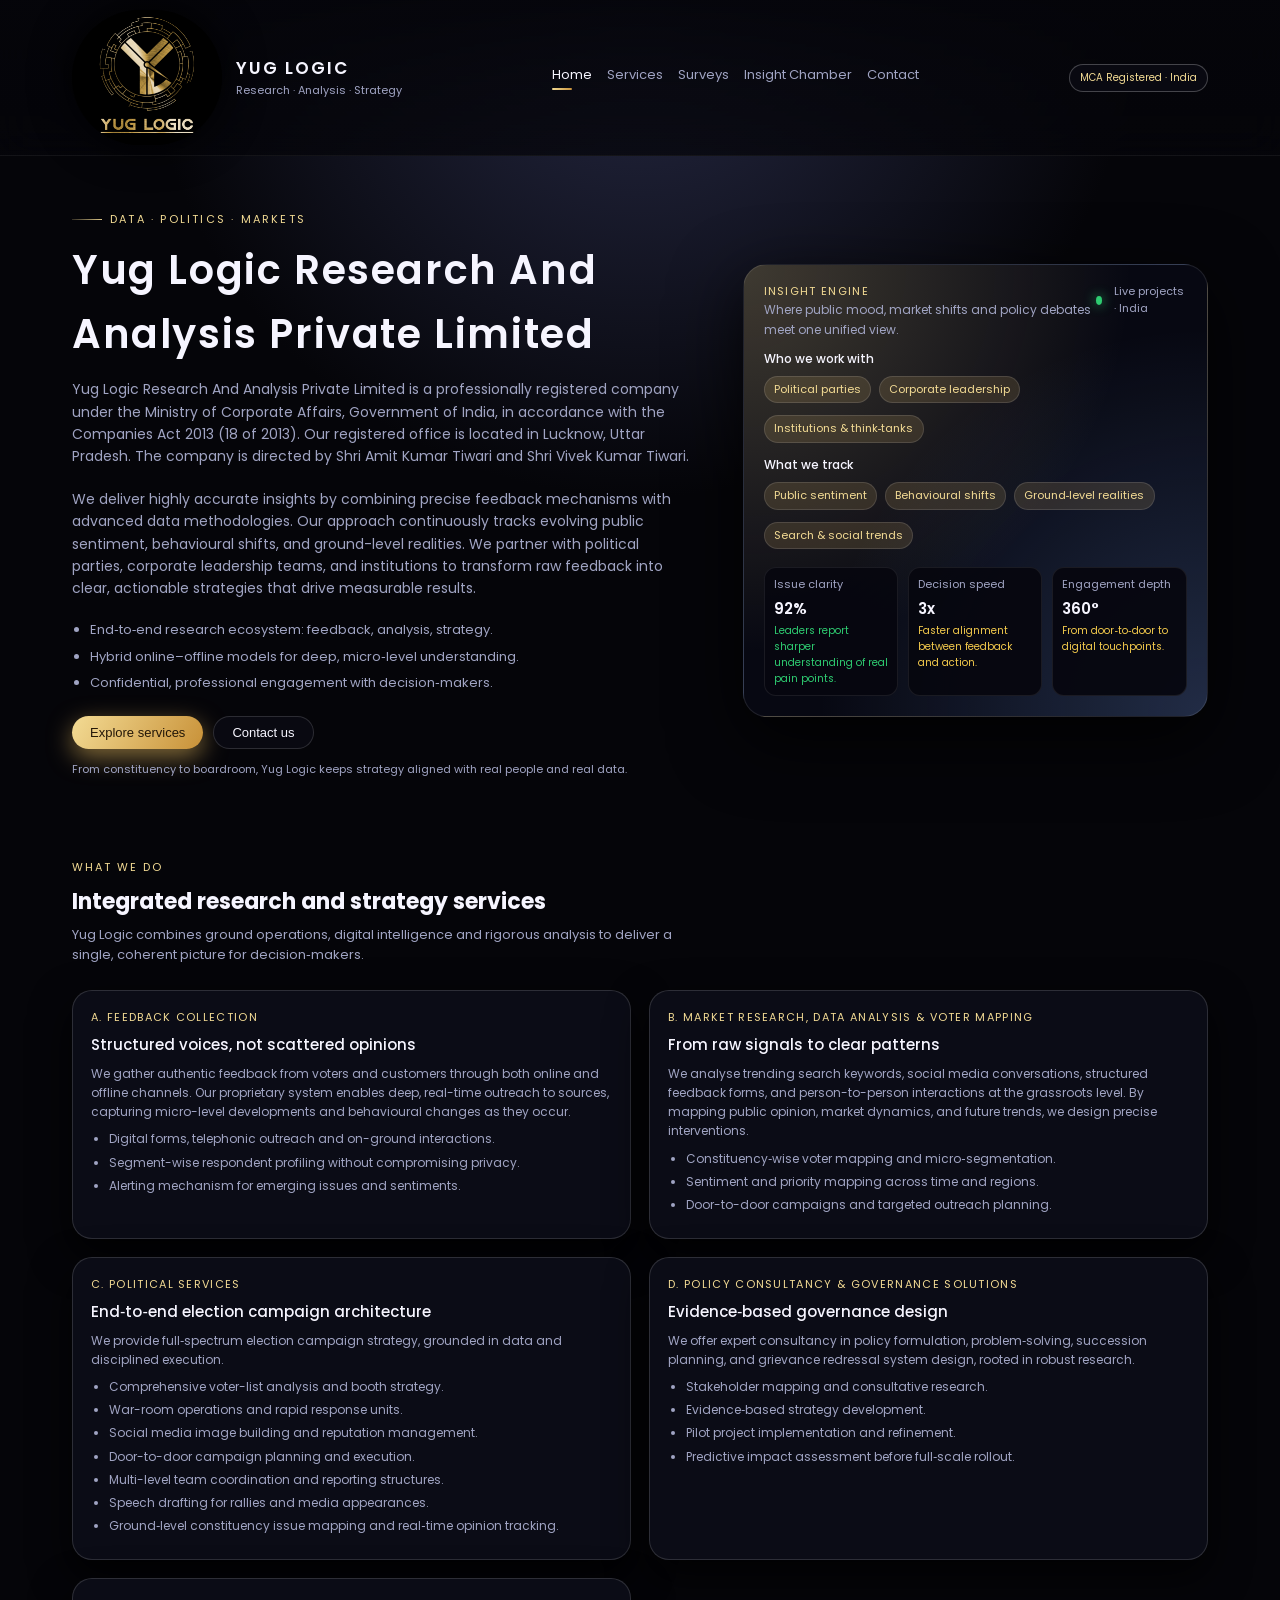
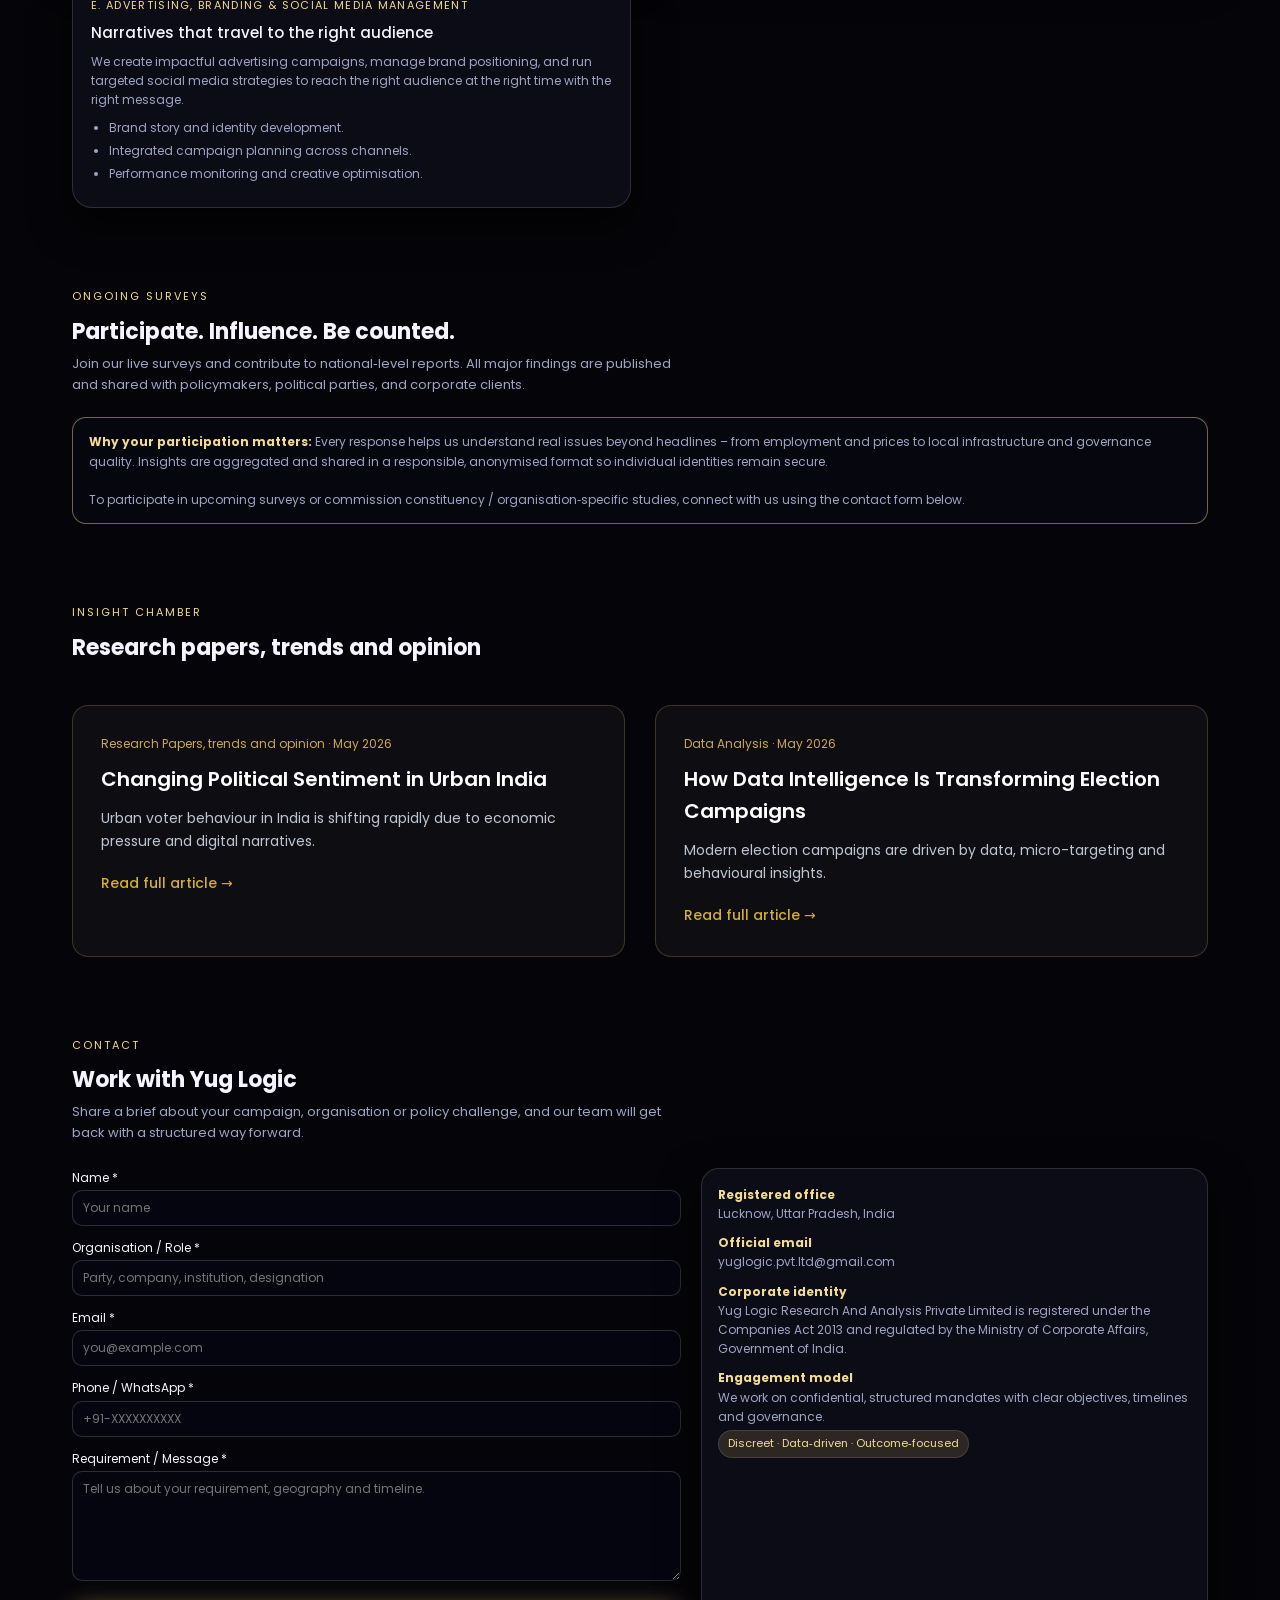
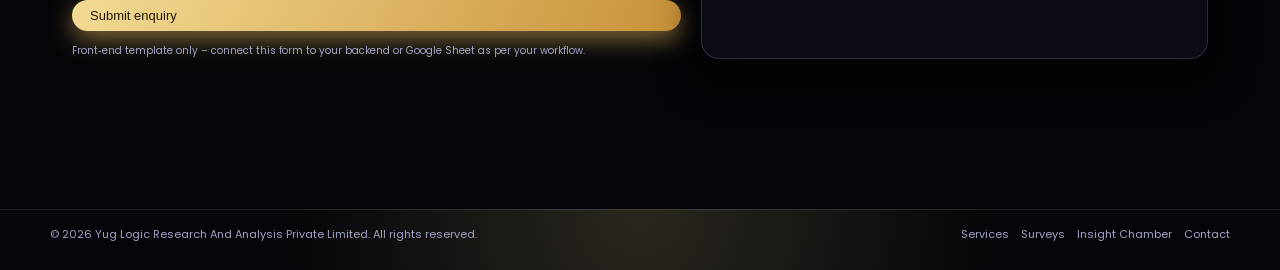
<file: index.html>
<!DOCTYPE html>
<html lang="en">

<head>
  <meta charset="UTF-8" />
  <title>Yug Logic Research And Analysis Private Limited</title>
  <meta name="viewport" content="width=device-width, initial-scale=1" />
  <meta name="description"
    content="Yug Logic Research And Analysis Private Limited – advanced political, market and policy research, feedback collection and strategic consulting." />
  <link rel="preconnect" href="https://fonts.googleapis.com" />
  <link rel="preconnect" href="https://fonts.gstatic.com" crossorigin />
  <link href="https://fonts.googleapis.com/css2?family=Poppins:wght@300;400;500;600;700&display=swap"
    rel="stylesheet" />
  <link rel="stylesheet" href="style.css" />
</head>



<body>
  <!-- ...existing code... -->
  <header>
    <nav class="nav">
      <div class="nav-left">
        <div class="logo-big-wrap">
          <!-- yahan apna logo file path do -->
          <img src="Images/logo.png" alt="Yug Logic logo" />
        </div>
        <div class="brand-lines">
          <span class="brand-main">Yug Logic</span>
          <span class="brand-sub">Research · Analysis · Strategy</span>
        </div>
      </div>
      <div class="nav-links-container">
        <div class="nav-links">
          <a href="#home" class="active">Home</a>
          <a href="#services">Services</a>
          <a href="#surveys">Surveys</a>
          <a href="#insight">Insight Chamber</a>
          <a href="#contact">Contact</a>
        </div>
      </div>
      <button class="hamburger" aria-label="Toggle menu">
        <span></span>
        <span></span>
        <span></span>
      </button>
      <span class="pill-top">MCA Registered · India</span>
    </nav>
  </header>

  <main>
    <!-- HERO -->
    <section id="home">
      <div class="hero-wrap">
        <div>
          <div class="hero-tagline">
            <span></span>
            DATA · POLITICS · MARKETS
          </div>
          <h1 class="hero-title">
            Yug Logic Research And Analysis Private Limited
          </h1>
          <p class="hero-lead">
            Yug Logic Research And Analysis Private Limited is a professionally registered company under the Ministry of
            Corporate Affairs, Government of India, in accordance with the Companies Act 2013 (18 of 2013).
            Our registered office is located in Lucknow, Uttar Pradesh. The company is directed by
            Shri Amit Kumar Tiwari and Shri Vivek Kumar Tiwari.
          </p>
          <p class="hero-lead">
            We deliver highly accurate insights by combining precise feedback mechanisms with advanced data
            methodologies.
            Our approach continuously tracks evolving public sentiment, behavioural shifts, and ground-level realities.
            We partner with political parties, corporate leadership teams, and institutions to transform raw feedback
            into
            clear, actionable strategies that drive measurable results.
          </p>
          <ul class="hero-points">
            <li>End‑to‑end research ecosystem: feedback, analysis, strategy.</li>
            <li>Hybrid online–offline models for deep, micro‑level understanding.</li>
            <li>Confidential, professional engagement with decision‑makers.</li>
          </ul>
          <div class="hero-actions">
            <button class="btn btn-primary"
              onclick="document.getElementById('services').scrollIntoView({behavior:'smooth'})">
              Explore services
            </button>
            <button class="btn btn-ghost"
              onclick="document.getElementById('contact').scrollIntoView({behavior:'smooth'})">
              Contact us
            </button>
          </div>
          <p class="hero-note">
            From constituency to boardroom, Yug Logic keeps strategy aligned with real people and real data.
          </p>
        </div>

        <aside class="hero-panel" aria-label="Snapshot of Yug Logic capabilities">
          <div class="panel-top">
            <div>
              <div class="panel-label">Insight engine</div>
              <div>Where public mood, market shifts and policy debates meet one unified view.</div>
            </div>
            <div style="display:flex;align-items:center;gap:6px;">
              <span class="panel-dot"></span>
              <span style="font-size:11px;color:var(--text-muted);">Live projects · India</span>
            </div>
          </div>

          <div class="panel-grid">
            <div>
              <div class="panel-row-title">Who we work with</div>
              <div class="panel-chip-row">
                <span class="chip">Political parties</span>
                <span class="chip">Corporate leadership</span>
                <span class="chip">Institutions & think‑tanks</span>
              </div>
            </div>

            <div>
              <div class="panel-row-title">What we track</div>
              <div class="panel-chip-row">
                <span class="chip">Public sentiment</span>
                <span class="chip">Behavioural shifts</span>
                <span class="chip">Ground‑level realities</span>
                <span class="chip">Search & social trends</span>
              </div>
            </div>

            <div class="score-grid">
              <div class="score-card">
                <div class="score-label">Issue clarity</div>
                <div class="score-value">92%</div>
                <div class="score-trend trend-up">Leaders report sharper understanding of real pain points.</div>
              </div>
              <div class="score-card">
                <div class="score-label">Decision speed</div>
                <div class="score-value">3x</div>
                <div class="score-trend trend-flat">Faster alignment between feedback and action.</div>
              </div>
              <div class="score-card">
                <div class="score-label">Engagement depth</div>
                <div class="score-value">360°</div>
                <div class="score-trend trend-flat">From door‑to‑door to digital touchpoints.</div>
              </div>
            </div>
          </div>
        </aside>
      </div>
    </section>

    <!-- SERVICES -->
    <section id="services">
      <div class="sec-kicker">What we do</div>
      <h2 class="sec-title">Integrated research and strategy services</h2>
      <p class="sec-sub">
        Yug Logic combines ground operations, digital intelligence and rigorous analysis to deliver a single, coherent
        picture for decision‑makers.
      </p>

      <div class="grid grid-2">
        <!-- A -->
        <article class="card">
          <div class="card-label">A. Feedback Collection</div>
          <div class="card-title">Structured voices, not scattered opinions</div>
          <p class="card-text">
            We gather authentic feedback from voters and customers through both online and offline channels.
            Our proprietary system enables deep, real-time outreach to sources, capturing micro-level developments and
            behavioural changes as they occur.
          </p>
          <ul class="card-list">
            <li>Digital forms, telephonic outreach and on-ground interactions.</li>
            <li>Segment-wise respondent profiling without compromising privacy.</li>
            <li>Alerting mechanism for emerging issues and sentiments.</li>
          </ul>
        </article>

        <!-- B -->
        <article class="card">
          <div class="card-label">B. Market Research, Data Analysis & Voter Mapping</div>
          <div class="card-title">From raw signals to clear patterns</div>
          <p class="card-text">
            We analyse trending search keywords, social media conversations, structured feedback forms,
            and person-to-person interactions at the grassroots level. By mapping public opinion, market dynamics,
            and future trends, we design precise interventions.
          </p>
          <ul class="card-list">
            <li>Constituency‑wise voter mapping and micro‑segmentation.</li>
            <li>Sentiment and priority mapping across time and regions.</li>
            <li>Door-to-door campaigns and targeted outreach planning.</li>
          </ul>
        </article>

        <!-- C -->
        <article class="card">
          <div class="card-label">C. Political Services</div>
          <div class="card-title">End‑to‑end election campaign architecture</div>
          <p class="card-text">
            We provide full‑spectrum election campaign strategy, grounded in data and disciplined execution.
          </p>
          <ul class="card-list">
            <li>Comprehensive voter-list analysis and booth strategy.</li>
            <li>War-room operations and rapid response units.</li>
            <li>Social media image building and reputation management.</li>
            <li>Door-to-door campaign planning and execution.</li>
            <li>Multi-level team coordination and reporting structures.</li>
            <li>Speech drafting for rallies and media appearances.</li>
            <li>Ground‑level constituency issue mapping and real‑time opinion tracking.</li>
          </ul>
        </article>

        <!-- D -->
        <article class="card">
          <div class="card-label">D. Policy Consultancy & Governance Solutions</div>
          <div class="card-title">Evidence‑based governance design</div>
          <p class="card-text">
            We offer expert consultancy in policy formulation, problem‑solving, succession planning,
            and grievance redressal system design, rooted in robust research.
          </p>
          <ul class="card-list">
            <li>Stakeholder mapping and consultative research.</li>
            <li>Evidence‑based strategy development.</li>
            <li>Pilot project implementation and refinement.</li>
            <li>Predictive impact assessment before full‑scale rollout.</li>
          </ul>
        </article>

        <!-- E -->
        <article class="card">
          <div class="card-label">E. Advertising, Branding & Social Media Management</div>
          <div class="card-title">Narratives that travel to the right audience</div>
          <p class="card-text">
            We create impactful advertising campaigns, manage brand positioning, and run targeted social media
            strategies
            to reach the right audience at the right time with the right message.
          </p>
          <ul class="card-list">
            <li>Brand story and identity development.</li>
            <li>Integrated campaign planning across channels.</li>
            <li>Performance monitoring and creative optimisation.</li>
          </ul>
        </article>
      </div>
    </section>

    <!-- SURVEYS -->
    <section id="surveys">
      <div class="sec-kicker">Ongoing surveys</div>
      <h2 class="sec-title">Participate. Influence. Be counted.</h2>
      <p class="sec-sub">
        Join our live surveys and contribute to national‑level reports. All major findings are published and shared
        with policymakers, political parties, and corporate clients.
      </p>

      <div class="highlight">
        <strong>Why your participation matters:</strong> Every response helps us understand real issues beyond headlines
        –
        from employment and prices to local infrastructure and governance quality. Insights are aggregated and shared in
        a
        responsible, anonymised format so individual identities remain secure.
        <br /><br />
        To participate in upcoming surveys or commission constituency / organisation‑specific studies, connect with us
        using the contact form below.
      </div>
    </section>

    <!-- INSIGHT CHAMBER -->
    <section id="insight">
      <section id="insight">

        <div class="sec-kicker">Insight Chamber</div>
        <h2 class="sec-title">Research papers, trends and opinion</h2>

        <div class="blog-grid" id="blogContainer"></div>

      </section>

      </div>
    </section>

    <!-- CONTACT -->
    <section id="contact">
      <div class="sec-kicker">Contact</div>
      <h2 class="sec-title">Work with Yug Logic</h2>
      <p class="sec-sub">
        Share a brief about your campaign, organisation or policy challenge, and our team will get back with a
        structured way forward.
      </p>

      <div class="contact-grid">
        <div>
          <form id="enquiryForm">
            <div>
              <label for="name">Name *</label>
              <input id="name" name="name" type="text" placeholder="Your name" />
            </div>
            <div>
              <label for="org">Organisation / Role *</label>
              <input id="org" name="org" type="text" placeholder="Party, company, institution, designation" />
            </div>
            <div>
              <label for="email">Email *</label>
              <input id="email" name="email" type="email" placeholder="you@example.com" />
            </div>
            <div>
              <label for="phone">Phone / WhatsApp *</label>
              <input id="phone" name="phone" type="tel" placeholder="+91-XXXXXXXXXX" />
            </div>
            <div>
              <label for="msg">Requirement / Message *</label>
              <textarea id="msg" name="msg"
                placeholder="Tell us about your requirement, geography and timeline."></textarea>
            </div>
            <button type="button" class="btn btn-primary" id="enquiryBtn">
              Submit enquiry
            </button>

            <div class="helper">
              Front‑end template only – connect this form to your backend or Google Sheet as per your workflow.
            </div>
          </form>
        </div>

        <aside class="contact-card">
          <div class="contact-item">
            <strong>Registered office</strong>
            <div>Lucknow, Uttar Pradesh, India</div>
          </div>
          <div class="contact-item">
            <strong>Official email</strong>
            <div>yuglogic.pvt.ltd@gmail.com</div>
          </div>
          <div class="contact-item">
            <strong>Corporate identity</strong>
            <div>
              Yug Logic Research And Analysis Private Limited is registered under the Companies Act 2013 and regulated
              by
              the Ministry of Corporate Affairs, Government of India.
            </div>
          </div>
          <div class="contact-item">
            <strong>Engagement model</strong>
            <div>
              We work on confidential, structured mandates with clear objectives, timelines and governance.
            </div>
            <span class="chip">Discreet · Data‑driven · Outcome‑focused</span>
          </div>
        </aside>
      </div>
    </section>
  </main>

  <footer>
    <div class="footer-inner">
      <div>© <span id="year"></span> Yug Logic Research And Analysis Private Limited. All rights reserved.</div>
      <div class="footer-links">
        <a href="#services">Services</a>
        <a href="#surveys">Surveys</a>
        <a href="#insight">Insight Chamber</a>
        <a href="#contact">Contact</a>
      </div>
    </div>
  </footer>

  <div id="popup" class="popup-overlay">
    <div class="popup-box">
      <div class="popup-icon" id="popupIcon">✓</div>
      <h3 id="popupTitle">Title</h3>
      <p id="popupMessage">Message</p>
      <button onclick="closePopup()">Close</button>
    </div>
  </div>

  <script src="blogs.js"></script>
  <script>
    document.getElementById('year').textContent = new Date().getFullYear();

    // const SCRIPT_URL = 'https://script.google.com/macros/s/AKfycbyWjGKu5oeW3pfzpf-v7jNRfKHC6XNShoSL7hSLImDXv3qcmVnDAsrE3kK5Fc-kvegi8g/exec';
    const SCRIPT_URL = 'https://script.google.com/macros/s/AKfycbwtP2foGc1KJy_00X5JLeHmjPDPN9fK2eErmnussk3zmuLlFXhWrAxr6rbq1n6eNYw/exec';

    const form = document.getElementById('enquiryForm');
    const enquiryBtn = document.getElementById('enquiryBtn');

    enquiryBtn.addEventListener('click', async () => {
      const name = document.getElementById('name').value.trim();
      const email = document.getElementById('email').value.trim();
      const phone = document.getElementById('phone').value.trim();
      const message = document.getElementById('msg').value.trim();

      const emailPattern = /^[^ ]+@[^ ]+\.[a-z]{2,3}$/;
      const phonePattern = /^[6-9]\d{9}$/;

      // ✅ Validation
      if (!name || !email || !phone || !message) {
        showPopup('error', 'Please fill all required fields.');
        return;
      }

      // ✅ Email format check
      if (!email.match(emailPattern)) {
        showPopup('error', 'Please enter a valid email address.');
        return;
      }

      // ✅ Phone number format check
      if (!phone.match(phonePattern)) {
        showPopup('error', 'Please enter a valid phone number.');
        return;
      }

      const formData = new FormData(form);

      try {
        await fetch(SCRIPT_URL, {
          method: 'POST',
          mode: 'no-cors',        // <- important
          body: formData
        });
        showPopup('success', 'Enquiry submitted successfully. Our team will contact you soon.');
        form.reset();
      } catch (error) {
        console.error('Error!', error);
        showPopup('error', 'Something went wrong. Please try again.');
      }
    });
  </script>
  <script>
    function showPopup(type, message) {
      const popup = document.getElementById('popup');
      const icon = document.getElementById('popupIcon');
      const title = document.getElementById('popupTitle');
      const msg = document.getElementById('popupMessage');

      popup.classList.add('active');

      if (type === 'success') {
        icon.innerHTML = '✓';
        title.innerText = 'Success';
        icon.style.color = 'green';
      } else {
        icon.innerHTML = '!';
        title.innerText = 'Error';
        icon.style.color = 'red';
      }

      msg.innerText = message;
    }

    function closePopup() {
      document.getElementById('popup').classList.remove('active');
    }

    const container = document.getElementById("blogContainer");

    blogs.forEach(blog => {

      container.innerHTML += `
<article class="blog-card">

<div class="blog-meta">
${blog.category} · ${blog.date}
</div>

<h3 class="blog-title">
${blog.title}
</h3>

<p class="blog-excerpt">
${blog.excerpt}
</p>

<a href="${blog.file}" class="blog-read">
Read full article →
</a>

</article>
`;

    });

  </script>

  <script>
    const hamburger = document.querySelector('.hamburger');
    const navMenu = document.querySelector('.nav-links-container');
    const navLinks = document.querySelectorAll('.nav-links a');

    // Toggle menu (open/close)
    hamburger.addEventListener('click', () => {
      navMenu.classList.toggle('active');
    });

    // Close menu on link click
    navLinks.forEach(link => {
      link.addEventListener('click', () => {
        navMenu.classList.remove('active');

        // active link highlight
        navLinks.forEach(l => l.classList.remove('active'));
        link.classList.add('active');
      });
    });
  </script>
</body>

</html>
</file>
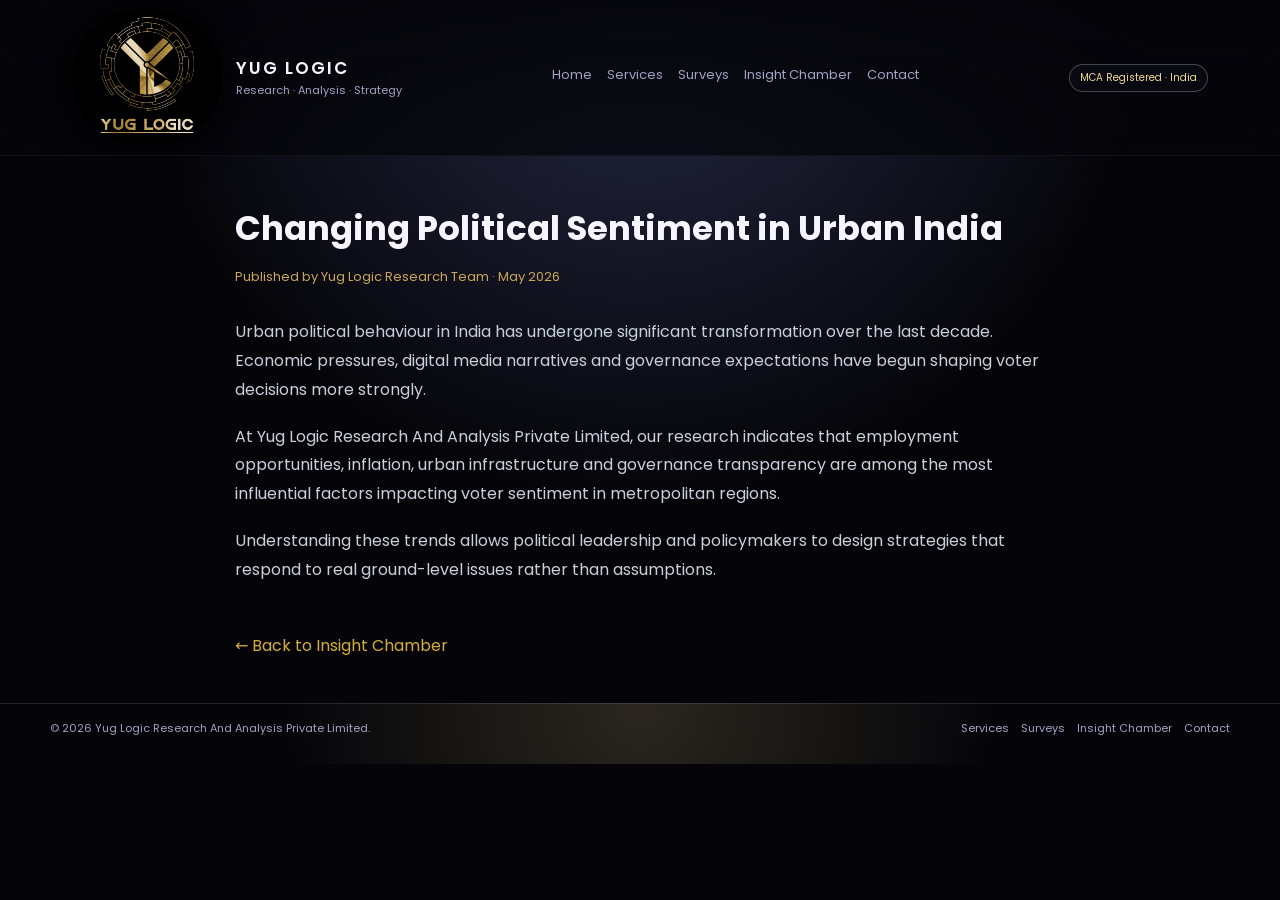
<file: blog1.html>
<!DOCTYPE html>
<html lang="en">

<head>
    <meta charset="UTF-8">
    <title>Changing Political Sentiment in Urban India</title>
    <meta name="viewport" content="width=device-width, initial-scale=1">
    <link rel="stylesheet" href="style.css">
    <link rel="preconnect" href="https://fonts.googleapis.com">
    <link rel="preconnect" href="https://fonts.gstatic.com" crossorigin>
    <link href="https://fonts.googleapis.com/css2?family=Poppins:wght@300;400;500;600;700&display=swap"
        rel="stylesheet">
</head>

<body>
    <!-- HEADER -->
    <header>
        <nav class="nav">
            <div class="nav-left">
                <div class="logo-big-wrap">
                    <img src="Images/logo.png" alt="Yug Logic logo">
                </div>
                <div class="brand-lines">
                    <span class="brand-main">Yug Logic</span>
                    <span class="brand-sub">Research · Analysis · Strategy</span>
                </div>
            </div>
            <!-- IMPORTANT: container -->
            <div class="nav-links-container">
                <div class="nav-links">
                    <a href="index.html">Home</a>
                    <a href="index.html#services">Services</a>
                    <a href="index.html#surveys">Surveys</a>
                    <a href="index.html#insight">Insight Chamber</a>
                    <a href="index.html#contact">Contact</a>
                </div>
            </div>
            <!-- hamburger -->
            <button class="hamburger">
                <span></span>
                <span></span>
                <span></span>
            </button>
            <span class="pill-top">MCA Registered · India</span>
        </nav>
    </header>


    <!-- BLOG CONTENT -->

    <section class="blog-page">

        <h1>Changing Political Sentiment in Urban India</h1>

        <div class="blog-info">
            Published by Yug Logic Research Team · May 2026
        </div>

        <div class="blog-content">

            <p>
                Urban political behaviour in India has undergone significant
                transformation over the last decade. Economic pressures,
                digital media narratives and governance expectations
                have begun shaping voter decisions more strongly.
            </p>

            <p>
                At Yug Logic Research And Analysis Private Limited,
                our research indicates that employment opportunities,
                inflation, urban infrastructure and governance
                transparency are among the most influential factors
                impacting voter sentiment in metropolitan regions.
            </p>

            <p>
                Understanding these trends allows political leadership
                and policymakers to design strategies that respond
                to real ground-level issues rather than assumptions.
            </p>

        </div>

        <a href="index.html#insight" class="back-link">
            ← Back to Insight Chamber
        </a>

    </section>


    <!-- FOOTER -->

    <footer>

        <div class="footer-inner">

            <div>
                © <span id="year"></span>
                Yug Logic Research And Analysis Private Limited.
            </div>

            <div class="footer-links">
                <a href="index.html#services">Services</a>
                <a href="index.html#surveys">Surveys</a>
                <a href="index.html#insight">Insight Chamber</a>
                <a href="index.html#contact">Contact</a>
            </div>

        </div>

    </footer>


    <script>
        document.getElementById('year').textContent =
            new Date().getFullYear();
    </script>
    <style>
        .blog-page {
            max-width: 850px;
            margin: 45px auto;
            padding: 0 20px;
        }

        .blog-page h1 {
            font-size: 34px;
            margin-bottom: 12px;
        }

        .blog-info {
            font-size: 13px;
            color: #caa75a;
            margin-bottom: 30px;
        }

        .blog-content p {
            margin-bottom: 18px;
            line-height: 1.8;
            color: #c8d0da;
        }

        .back-link {
            display: inline-block;
            margin-top: 30px;
            color: #d4af37;
            text-decoration: none;
        }

        /* MOBILE MENU DEFAULT HIDDEN */
        .nav-links-container {
            display: none;
        }

        /* SHOW WHEN ACTIVE */
        .nav-links-container.active {
            display: flex;
        }

        @media(max-width:900px) {
            .nav-links-container {
                display: none;
                flex-direction: column;
                background: #050509;
                position: absolute;
                top: 70px;
                left: 0;
                width: 100%;
                padding: 15px;
            }

            .nav-links-container.active {
                display: flex;
            }
        }
    </style>
    <script>
        const hamburger = document.querySelector('.hamburger');
        const navMenu = document.querySelector('.nav-links-container');
        const navLinks = document.querySelectorAll('.nav-links a');

        // toggle menu
        hamburger.addEventListener('click', () => {
            navMenu.classList.toggle('active');
        });

        // close menu on link click
        navLinks.forEach(link => {
            link.addEventListener('click', () => {
                navMenu.classList.remove('active');
            });
        });
    </script>
</body>

</html>
</file>
<file: style.css>
:root {
  --bg: #050509;
  --bg-soft: #0b0c16;
  --bg-panel: #070812;
  --accent: #d8b66a;
  --accent-strong: #f3db94;
  --accent-soft: rgba(216, 182, 106, 0.16);
  --text-main: #f6f5ff;
  --text-muted: #a0a4c3;
  --border-soft: rgba(255, 255, 255, 0.14);
}

* {
  box-sizing: border-box;
  margin: 0;
  padding: 0;
}

body {
  font-family: "Poppins", system-ui;
  background:
    radial-gradient(circle at top, #262944 0, #050509 45%) fixed,
    #050509;
  color: var(--text-main);
  line-height: 1.6;
  scroll-behavior: smooth;
}

a {
  text-decoration: none;
  color: inherit;
}

/* ===== NAVBAR ===== */
header {
  position: sticky;
  top: 0;
  z-index: 50;
  backdrop-filter: blur(18px);
  background: linear-gradient(to bottom, rgba(5, 5, 10, 0.96), rgba(5, 5, 10, 0.75));
  border-bottom: 1px solid rgba(255, 255, 255, 0.06);
}

.nav {
  max-width: 1180px;
  margin: 0 auto;
  padding: 10px 22px;
  display: flex;
  align-items: center;
  justify-content: space-between;
  gap: 16px;
}

.nav-left {
  display: flex;
  align-items: center;
  gap: 14px;
}

/* .logo-big-wrap{
      width:80px;height:80px;
      border-radius:999px;
      background:radial-gradient(circle,#f7e5b0,#c0933d);
      display:flex;align-items:center;justify-content:center;
      box-shadow:
        0 0 35px rgba(243,219,148,0.85),
        0 0 80px rgba(208,147,61,0.55);
      overflow:hidden;
    }
    .logo-big-wrap img{
      width:100%;height:100%;object-fit:contain;
    } */

.logo-big-wrap {
  width: 150px;
  /* pehle 90px tha, isko 120–140 tak rakh sakte ho */
  height: 135px;
  border-radius: 999px;
  background: #000;
  /* yahan simple black, taki logo ka golden hi shine kare */
  display: flex;
  align-items: center;
  justify-content: center;
  box-shadow:
    0 0 40px rgba(0, 0, 0, 0.9);
  /* golden glow hata diya */
  overflow: hidden;
}

.logo-big-wrap img {
  width: 257%;
  height: 186%;
  object-fit: contain;
}


.brand-lines {
  display: flex;
  flex-direction: column;
}

.brand-main {
  font-size: 17px;
  font-weight: 600;
  letter-spacing: 0.12em;
  text-transform: uppercase;
}

.brand-sub {
  font-size: 11px;
  color: var(--text-muted);
}

.nav-links {
  display: none;
  gap: 20px;
  font-size: 13px;
}

@media(min-width:900px) {
  .nav-links {
    display: flex;
  }
}

.nav-links a {
  position: relative;
  padding-bottom: 4px;
  color: var(--text-muted);
}

.nav-links a:hover,
.nav-links a.active {
  color: var(--text-main);
}

.nav-links a::after {
  content: "";
  position: absolute;
  left: 0;
  bottom: 0;
  height: 2px;
  width: 0;
  background: linear-gradient(90deg, #f3db94, #c8923b);
  border-radius: 999px;
  transition: width .18s ease-out;
}

.nav-links a:hover::after,
.nav-links a.active::after {
  width: 20px;
}

.pill-top {
  display: none;
}

@media(min-width:900px) {
  .pill-top {
    display: inline-flex;
    padding: 5px 10px;
    border-radius: 999px;
    border: 1px solid rgba(255, 255, 255, 0.24);
    font-size: 10px;
    background: rgba(10, 10, 18, 0.95);
    color: var(--accent-strong);
  }
}

/* ===== BUTTONS ===== */
.btn {
  border-radius: 999px;
  border: 0;
  padding: 8px 18px;
  font-size: 13px;
  font-weight: 500;
  cursor: pointer;
  display: inline-flex;
  align-items: center;
  gap: 7px;
  transition: transform .14s ease, box-shadow .14s ease, background .14s ease;
  white-space: nowrap;
}

.btn-primary {
  background: linear-gradient(120deg, #f3db94, #c89138);
  color: #231708;
  box-shadow: 0 8px 24px rgba(214, 173, 88, 0.6);
}

.btn-primary:hover {
  transform: translateY(-1px);
  box-shadow: 0 12px 32px rgba(214, 173, 88, 0.8);
}

.btn-ghost {
  background: rgba(10, 10, 18, 0.96);
  border: 1px solid var(--border-soft);
  color: var(--text-main);
}

.btn-ghost:hover {
  background: rgba(16, 18, 35, 1);
  transform: translateY(-1px);
}

/* ===== LAYOUT ===== */
main {
  max-width: 1180px;
  margin: 0 auto;
  padding: 34px 22px 70px;
}

section {
  margin-bottom: 80px;
}

/* ===== HERO PANEL ===== */
.hero-wrap {
  margin-top: 12px;
  display: grid;
  gap: 26px;
  align-items: center;
  grid-template-columns: minmax(0, 1.8fr) minmax(0, 1.3fr);
}

@media(max-width:899px) {
  .hero-wrap {
    grid-template-columns: minmax(0, 1fr);
  }
}

.hero-tagline {
  font-size: 11px;
  text-transform: uppercase;
  letter-spacing: 0.2em;
  color: var(--accent-strong);
  margin-bottom: 10px;
  display: inline-flex;
  align-items: center;
  gap: 8px;
}

.hero-tagline span {
  width: 30px;
  height: 1px;
  background: linear-gradient(90deg, rgba(243, 219, 148, .2), rgba(243, 219, 148, .9));
}

.hero-title {
  font-size: clamp(30px, 4.8vw, 40px);
  font-weight: 600;
  letter-spacing: 0.04em;
  margin-bottom: 12px;
}

/* 
.hero-title span {
  background: linear-gradient(120deg, #f7e6b5, #c99139);
  -webkit-background-clip: text;
  color: transparent;
} */

.hero-lead {
  font-size: 14px;
  color: var(--text-muted);
  max-width: 620px;
  margin-bottom: 20px;
}

.hero-points {
  font-size: 13px;
  color: var(--text-muted);
  margin-bottom: 22px;
}

.hero-points li {
  margin-left: 18px;
  margin-bottom: 6px;
}

.hero-actions {
  display: flex;
  flex-wrap: wrap;
  gap: 10px;
  margin-bottom: 12px;
}

.hero-note {
  font-size: 11px;
  color: var(--text-muted);
}

.hero-panel {
  border-radius: 24px;
  background:
    radial-gradient(circle at top left, rgba(243, 219, 148, 0.24), transparent 60%),
    radial-gradient(circle at bottom right, rgba(126, 173, 255, 0.22), transparent 60%),
    var(--bg-panel);
  border: 1px solid rgba(255, 255, 255, 0.1);
  box-shadow: 0 22px 70px rgba(0, 0, 0, 0.85);
  padding: 18px 20px 20px;
  position: relative;
  overflow: hidden;
}

.hero-panel::before {
  content: "";
  position: absolute;
  inset: -160px;
  background: conic-gradient(from 130deg, rgba(243, 219, 148, 0.25), transparent 40%, rgba(102, 151, 255, 0.3), transparent 80%);
  filter: blur(32px);
  opacity: 0.7;
  z-index: -1;
}

.panel-top {
  display: flex;
  justify-content: space-between;
  align-items: flex-start;
  margin-bottom: 10px;
  font-size: 12px;
  color: var(--text-muted);
}

.panel-label {
  font-size: 11px;
  text-transform: uppercase;
  letter-spacing: 0.12em;
  color: var(--accent-strong);
}

.panel-dot {
  width: 9px;
  height: 9px;
  border-radius: 50%;
  background: #2ecc71;
  box-shadow: 0 0 12px rgba(46, 204, 113, 0.9);
  margin-right: 6px;
}

.panel-grid {
  margin-top: 10px;
  display: grid;
  gap: 12px;
}

.panel-row-title {
  font-size: 12px;
  font-weight: 500;
  margin-bottom: 4px;
}

.panel-chip-row {
  display: flex;
  flex-wrap: wrap;
  gap: 8px;
  font-size: 11px;
}

.chip {
  padding: 4px 9px;
  border-radius: 999px;
  background: rgba(10, 10, 18, 0.9);
  border: 1px solid rgba(255, 255, 255, 0.12);
  color: var(--text-muted);
}

.score-grid {
  display: grid;
  grid-template-columns: repeat(3, minmax(0, 1fr));
  gap: 10px;
  margin-top: 6px;
}

.score-card {
  padding: 8px 9px;
  border-radius: 12px;
  background: rgba(7, 7, 15, 0.94);
  border: 1px solid rgba(255, 255, 255, 0.08);
  font-size: 11px;
}

.score-label {
  color: var(--text-muted);
  margin-bottom: 3px;
}

.score-value {
  font-size: 15px;
  font-weight: 600;
}

.score-trend {
  font-size: 10px;
  margin-top: 2px;
}

.trend-up {
  color: #2ecc71;
}

.trend-flat {
  color: #f2c94c;
}

/* ===== SECTION HEADERS ===== */
.sec-kicker {
  font-size: 11px;
  text-transform: uppercase;
  letter-spacing: 0.18em;
  color: var(--accent-strong);
  margin-bottom: 8px;
}

.sec-title {
  font-size: 22px;
  margin-bottom: 5px;
}

.sec-sub {
  font-size: 13px;
  color: var(--text-muted);
  max-width: 620px;
}

/* ===== CARDS ===== */
.grid {
  margin-top: 24px;
  display: grid;
  gap: 18px;
  grid-template-columns: minmax(0, 1fr);
}

@media(min-width:900px) {
  .grid-2 {
    grid-template-columns: repeat(2, minmax(0, 1fr));
  }
}

.card {
  position: relative;
  border-radius: 20px;
  background: var(--bg-soft);
  border: 1px solid var(--border-soft);
  box-shadow: 0 16px 40px rgba(0, 0, 0, 0.8);
  padding: 18px 18px 20px;
  overflow: hidden;
}

.card::before {
  content: "";
  position: absolute;
  inset: -60px;
  background: radial-gradient(circle at top, rgba(243, 219, 148, 0.24), transparent 65%);
  opacity: 0;
  transition: opacity .2s ease-out;
}

.card:hover::before {
  opacity: 1;
}

.card-label {
  font-size: 11px;
  color: var(--accent-strong);
  text-transform: uppercase;
  letter-spacing: 0.12em;
  margin-bottom: 6px;
}

.card-title {
  font-size: 15px;
  margin-bottom: 7px;
  font-weight: 500;
}

.card-text {
  font-size: 12px;
  color: var(--text-muted);
}

.card-list {
  margin-top: 8px;
  font-size: 12px;
  color: var(--text-muted);
}

.card-list li {
  margin-left: 18px;
  margin-bottom: 4px;
}

/* ===== HIGHLIGHT BOX ===== */
.highlight {
  margin-top: 22px;
  padding: 14px 16px;
  border-radius: 14px;
  border: 1px solid rgba(243, 219, 148, 0.45);
  background: rgba(7, 7, 15, 0.96);
  font-size: 12px;
  color: var(--text-muted);
}

.highlight strong {
  color: var(--accent-strong);
}

/* ===== CONTACT ===== */
.contact-grid {
  margin-top: 24px;
  display: grid;
  gap: 20px;
  grid-template-columns: minmax(0, 1.2fr) minmax(0, 1fr);
}

@media(max-width:900px) {
  .contact-grid {
    grid-template-columns: minmax(0, 1fr);
  }
}

form {
  display: grid;
  gap: 12px;
}

label {
  font-size: 12px;
  display: block;
  margin-bottom: 3px;
}

input,
textarea {
  width: 100%;
  border-radius: 10px;
  border: 1px solid rgba(255, 255, 255, 0.16);
  background: rgba(6, 6, 16, 0.96);
  padding: 8px 10px;
  font-size: 12px;
  color: var(--text-main);
  outline: none;
  font-family: inherit;
  transition: border-color .15s ease, box-shadow .15s ease, background .15s ease;
}

input:focus,
textarea:focus {
  border-color: var(--accent-strong);
  box-shadow: 0 0 0 1px rgba(243, 219, 148, 0.45);
  background: rgba(6, 6, 16, 1);
}

textarea {
  min-height: 110px;
  resize: vertical;
}

.helper {
  font-size: 10px;
  color: var(--text-muted);
}

.contact-card {
  padding: 16px 16px 18px;
  border-radius: 18px;
  background: var(--bg-soft);
  border: 1px solid var(--border-soft);
  font-size: 12px;
  color: var(--text-muted);
  box-shadow: 0 16px 40px rgba(0, 0, 0, 0.8);
}

.contact-item {
  margin-bottom: 10px;
}

.contact-item strong {
  color: var(--accent-strong);
}

.chip {
  display: inline-block;
  margin-top: 4px;
  padding: 4px 9px;
  border-radius: 999px;
  background: var(--accent-soft);
  color: var(--accent-strong);
  font-size: 11px;
}

/* ===== FOOTER ===== */
footer {
  border-top: 1px solid rgba(255, 255, 255, 0.12);
  padding: 16px 22px 26px;
  font-size: 11px;
  color: var(--text-muted);
  background: radial-gradient(circle at top, rgba(243, 219, 148, 0.16), transparent 55%);
}

.footer-inner {
  max-width: 1180px;
  margin: 0 auto;
  display: flex;
  flex-wrap: wrap;
  gap: 10px;
  align-items: center;
  justify-content: space-between;
}

.footer-links {
  display: flex;
  gap: 12px;
}

.footer-links a:hover {
  color: var(--text-main);
}

/* Popup overlay */
.popup-overlay {
  position: fixed;
  inset: 0;
  background: rgba(0, 0, 0, 0.55);
  display: flex;
  align-items: center;
  justify-content: center;
  visibility: hidden;
  opacity: 0;
  transition: 0.3s ease;
  backdrop-filter: blur(4px);
  z-index: 9999;
}

.popup-overlay.active {
  visibility: visible;
  opacity: 1;
}

/* Popup box */
.popup-box {
  background: white;
  padding: 40px 35px;
  border-radius: 16px;
  text-align: center;
  max-width: 380px;
  box-shadow: 0 15px 40px rgba(0, 0, 0, 0.2);
  transform: translateY(30px);
  transition: 0.3s;
}

.popup-overlay.active .popup-box {
  transform: translateY(0);
}

.popup-icon {
  font-size: 42px;
  color: #2ecc71;
  margin-bottom: 10px;
}

.popup-box h3 {
  margin-bottom: 10px;
  font-size: 22px;
  color: black;
}

.popup-box p {
  color: #666;
  font-size: 14px;
  margin-bottom: 20px;
}

.popup-box button {
  padding: 10px 20px;
  border: none;
  border-radius: 8px;
  background: #111;
  color: white;
  cursor: pointer;
}

/* for blog */
.blog-grid {
  display: grid;
  grid-template-columns: repeat(auto-fit, minmax(320px, 1fr));
  gap: 30px;
  margin-top: 40px;
}

.blog-card {
  background: rgba(255, 255, 255, 0.04);
  border: 1px solid rgba(255, 215, 130, 0.2);
  border-radius: 16px;
  padding: 28px;
  transition: all .3s ease;
  backdrop-filter: blur(6px);
}

.blog-card:hover {
  transform: translateY(-6px);
  border-color: #d4af37;
  box-shadow: 0 15px 35px rgba(0, 0, 0, 0.4);
}

.blog-meta {
  font-size: 12px;
  color: #c9a65b;
  margin-bottom: 10px;
}

.blog-title {
  font-size: 20px;
  font-weight: 600;
  color: #ffffff;
  margin-bottom: 12px;
}

.blog-excerpt {
  font-size: 14px;
  color: #bfc6d1;
  line-height: 1.6;
  margin-bottom: 18px;
}

.blog-read {
  font-size: 14px;
  font-weight: 500;
  text-decoration: none;
  color: #d4af37;
}

.blog-read:hover {
  text-decoration: underline;
}


/* ===== MOBILE NAV FIX ===== */
.hamburger {
  display: block;
  background: none;
  border: none;
  cursor: pointer;
}

.hamburger span {
  display: block;
  width: 22px;
  height: 2px;
  background: white;
  margin: 5px 0;
}

/* mobile menu */
.nav-links-container {
  position: absolute;
  top: 70px;
  left: 0;
  width: 100%;
  background: #050509;
  display: none;
  flex-direction: column;
  padding: 15px 20px;
}

.nav-links-container.active {
  display: flex;
}

.nav-links {
  display: flex;
  flex-direction: column;
  gap: 15px;
}

/* desktop reset */
@media(min-width:900px) {
  .hamburger {
    display: none;
  }

  .nav-links-container {
    position: static;
    display: block !important;
    background: none;
    width: auto;
    padding: 0;
  }

  .nav-links {
    flex-direction: row;
  }
}


@media(max-width:600px) {
  .hero-title {
    font-size: 24px;
  }

  .hero-lead {
    font-size: 13px;
  }

  .hero-wrap {
    gap: 18px;
  }

  .hero-panel {
    padding: 14px;
  }
}
</file>
